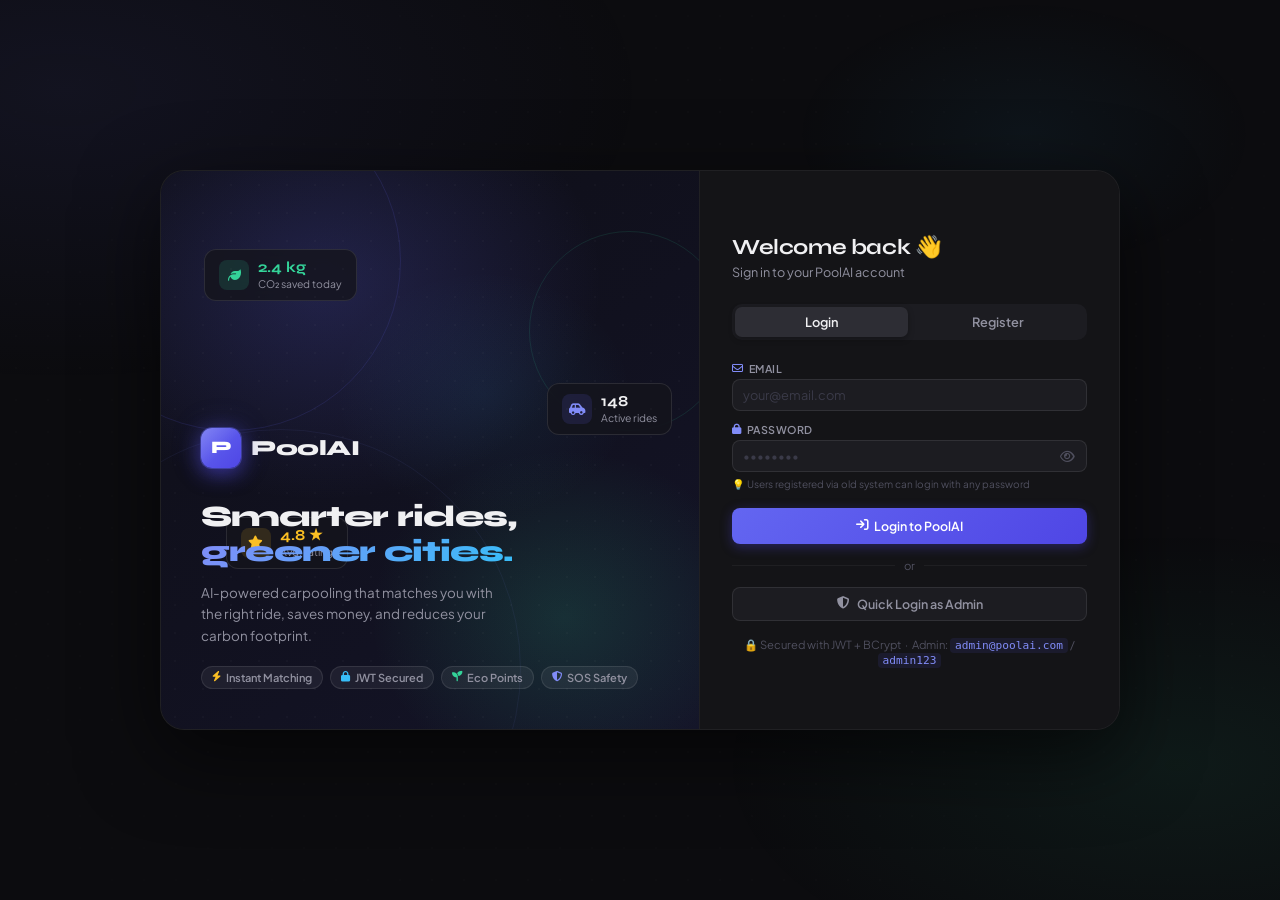
<file: src/main/resources/static/book.html>
<!DOCTYPE html>
<html lang="en">
<head>
<meta charset="UTF-8"><meta name="viewport" content="width=device-width,initial-scale=1">
<title>PoolAI — My Bookings</title>
<link rel="stylesheet" href="css/app.css">
<link rel="stylesheet" href="https://cdnjs.cloudflare.com/ajax/libs/font-awesome/6.5.0/css/all.min.css">
</head>
<body>
<div class="mesh"></div>
<div id="sb"></div>
<div class="main">
  <div id="tb"></div>
  <div class="page">
    <div class="ph">
      <div><h1>My Bookings 🎫</h1><p>All rides you've joined as a passenger — view status, pay, cancel.</p></div>
      <div class="ph-actions">
        <a href="find.html" class="btn btn-em"><i class="fa-solid fa-magnifying-glass"></i> Find New Ride</a>
      </div>
    </div>

    <!-- USER SELECT -->
    <div class="card" style="background:linear-gradient(135deg,rgba(99,102,241,0.06),rgba(129,140,248,0.03));border-color:rgba(99,102,241,0.2)">
      <div class="cb">
        <div class="fb" style="gap:12px;flex-wrap:wrap">
          <div style="flex:1;min-width:220px">
            <label class="flb mb2" style="display:block"><i class="fa-solid fa-user" style="color:var(--ind)"></i> Select Your Profile</label>
            <select id="riderSel" class="fsel"><option value="">Loading users...</option></select>
          </div>
          <button class="btn btn-pri" onclick="loadBookings()" style="align-self:flex-end;padding:8px 20px"><i class="fa-solid fa-search"></i> Load My Bookings</button>
        </div>
        <div id="riderInfo" style="display:none;margin-top:10px;padding:10px;background:var(--s3);border-radius:var(--r2)"></div>
      </div>
    </div>

    <div id="booksCont">
      <div class="card"><div class="cb"><div class="empty">
        <div class="ei" style="color:var(--ind)"><i class="fa-solid fa-ticket"></i></div>
        <h3>Select your profile above</h3>
        <p>Choose your user profile to see all your bookings</p>
      </div></div></div>
    </div>
  </div>
</div>

<script src="js/app.js"></script>
<script>
document.getElementById('sb').innerHTML=sidebar('book.html');
document.getElementById('tb').innerHTML=topbar('My Bookings');

document.addEventListener('DOMContentLoaded',async()=>{
  await populateUserSelect('riderSel','— Select your profile —','');
  document.getElementById('riderSel').addEventListener('change',function(){
    const info=document.getElementById('riderInfo');
    if(this.value){
      const opt=this.options[this.selectedIndex];
      info.style.display='block';
      info.innerHTML=`<div class="fc g2u"><i class="fa-solid fa-circle-check" style="color:var(--em)"></i><span class="fs1 fw6 ce">Profile loaded: ${opt.text}</span></div>`;
    }else info.style.display='none';
  });
});

async function loadBookings(){
  const uid=document.getElementById('riderSel').value;
  if(!uid){toast('Please select your profile first','err');return;}
  document.getElementById('booksCont').innerHTML=`<div class="card"><div class="cb" style="text-align:center;padding:40px"><div class="spin" style="margin:auto 0 12px"></div><p class="cm fs1">Loading your bookings...</p></div></div>`;
  const parts=await apiFetch(`/participation/user/${uid}`).then(r=>r.json()).then(j=>j.data??j).catch(()=>[]);
  const c=document.getElementById('booksCont');
  if(!parts.length){c.innerHTML=`<div class="card"><div class="cb"><div class="empty"><div class="ei"><i class="fa-solid fa-ticket-slash"></i></div><h3>No bookings yet</h3><p>Find and join rides to see your bookings here</p><a href="find.html" class="btn btn-pri btn-sm mt3">Find a Ride</a></div></div></div>`;return;}

  const totalSpend=parts.reduce((s,p)=>s+(p.ride?.pricePerSeat||0)*(p.seatsBooked||1),0);
  c.innerHTML=`
    <div class="sg" style="grid-template-columns:repeat(3,1fr)">
      <div class="sc"><div class="sc-ic" style="background:rgba(99,102,241,0.12);color:var(--ind)"><i class="fa-solid fa-ticket"></i></div><div class="sc-v">${parts.length}</div><div class="sc-l">Total Bookings</div></div>
      <div class="sc"><div class="sc-ic" style="background:rgba(52,211,153,0.12);color:var(--em)"><i class="fa-solid fa-circle-check"></i></div><div class="sc-v">${parts.filter(p=>p.status==='CONFIRMED').length}</div><div class="sc-l">Confirmed</div></div>
      <div class="sc"><div class="sc-ic" style="background:rgba(251,191,36,0.12);color:var(--amb)"><i class="fa-solid fa-indian-rupee-sign"></i></div><div class="sc-v">${fM(totalSpend)}</div><div class="sc-l">Total Spent</div></div>
    </div>
    <div style="display:grid;grid-template-columns:repeat(auto-fill,minmax(320px,1fr));gap:12px">
      ${parts.map(p=>{
        const r=p.ride||{};
        const isCancelled=p.status==='CANCELLED';
        return `<div class="rc" style="${isCancelled?'opacity:0.55':''}">
          <div class="fb mb2">
            <div class="fc g2u">
              <span style="background:var(--s3);border:1px solid var(--b1);padding:2px 8px;border-radius:6px;font-family:monospace;font-size:0.72rem;font-weight:700;color:var(--ind)">Booking #${p.id}</span>
              <span style="font-size:0.68rem;color:var(--t3)">Ride #${r.id||'—'}</span>
            </div>
            ${sbadge(p.status)}
          </div>
          <div class="rc-route">
            <div class="rc-loc"><div class="dot-a"></div><span class="fw6">${r.sourceLocation||'—'}</span></div>
            <div class="rc-line"></div>
            <div class="rc-loc"><div class="dot-b"></div><span class="fw6">${r.destinationLocation||'—'}</span></div>
          </div>
          <div class="rc-meta mt2">
            <span class="mt"><i class="fa-regular fa-calendar"></i>${r.rideDate||'—'}</span>
            <span class="mt"><i class="fa-regular fa-clock"></i>${fT(r.rideTime)}</span>
            <span class="mt"><i class="fa-solid fa-user-group"></i>${p.seatsBooked||1} seat(s)</span>
            ${r.pricePerSeat?`<span style="margin-left:auto;color:var(--em);font-weight:700">${fM(r.pricePerSeat*(p.seatsBooked||1))}</span>`:''}
          </div>
          ${r.user?`<div class="rc-drv mt2">
            <div class="uca" style="width:24px;height:24px;font-size:0.56rem;background:${gradFor(r.user.id||0)}">${ini(r.user.name)}</div>
            <div style="flex:1"><div class="fs0 cm">Driver</div><div class="fs1 fw6">${r.user.name}</div></div>
            ${r.user.phone?`<a href="tel:${r.user.phone}" class="btn btn-gh btn-xs"><i class="fa-solid fa-phone"></i></a>`:''}
          </div>`:''}
          ${!isCancelled?`<div class="rc-acts mt2">
            ${r.status==='COMPLETED'?`<a href="ratings.html" class="btn btn-amb btn-sm"><i class="fa-solid fa-star"></i> Rate Ride</a>`:''}
            <a href="payments.html" class="btn btn-em btn-sm"><i class="fa-solid fa-wallet"></i> Pay</a>
            <button class="btn btn-rose btn-sm" style="margin-left:auto" onclick="cancelBook(${p.id})"><i class="fa-solid fa-xmark"></i> Cancel</button>
          </div>`:''}
        </div>`;
      }).join('')}
    </div>`;
}

function cancelBook(id){
  if(!confirm('Cancel booking #'+id+'? This will restore the seat to the driver.'))return;
  apiFetch(`/participation/${id}/cancel`,{method:'PUT'})
    .then(()=>{toast('Booking cancelled. Seat restored to driver.','wrn');loadBookings();})
    .catch(()=>toast('Cancellation failed','err'));
}
</script>
</body>
</html>
</file>
<file: src/main/resources/static/css/app.css>
@import url('https://fonts.googleapis.com/css2?family=Plus+Jakarta+Sans:wght@300;400;500;600;700;800&family=Syne:wght@600;700;800&display=swap');

/* ══════════════════════════════════════════════
   POOLAI — UPGRADED DESIGN v4
   Warm graphite · Indigo · Emerald · Glass cards
══════════════════════════════════════════════ */
:root {
  /* Surfaces */
  --bg:  #0c0c0f;
  --s1:  #141417;
  --s2:  #1c1c21;
  --s3:  #242429;
  --s4:  #2d2d34;
  --s5:  #38383f;

  /* Borders */
  --b0: rgba(255,255,255,0.05);
  --b1: rgba(255,255,255,0.09);
  --b2: rgba(255,255,255,0.16);

  /* Brand — Indigo */
  --ind:  #818cf8;
  --ind2: #6366f1;
  --ind3: #4f46e5;
  --ind-g: rgba(129,140,248,0.14);

  /* Accent — Emerald */
  --em:  #34d399;
  --em2: #10b981;
  --em-g: rgba(52,211,153,0.13);

  /* Accent — Amber */
  --amb:  #fbbf24;
  --amb2: #f59e0b;

  /* Accent — Rose */
  --rose:  #fb7185;
  --rose2: #f43f5e;

  /* Accent — Sky */
  --sky:  #38bdf8;
  --sky2: #0ea5e9;

  /* Accent — Orange */
  --ora: #fb923c;

  /* Text */
  --t1: #f0f0f2;
  --t2: #9191a0;
  --t3: #4f4f5e;
  --t4: #3a3a48;

  /* Layout */
  --sw: 248px;
  --r:  12px;
  --r2: 8px;
  --r3: 18px;
  --tr: all 0.2s cubic-bezier(0.4,0,0.2,1);
  --sh: 0 8px 32px rgba(0,0,0,0.55);
  --sh2: 0 2px 12px rgba(0,0,0,0.4);

  /* Glass */
  --glass: rgba(20,20,23,0.75);
  --glass-border: rgba(255,255,255,0.07);
}

*,*::before,*::after { box-sizing:border-box; margin:0; padding:0; }
html { scroll-behavior:smooth; }
body {
  font-family:'Plus Jakarta Sans',sans-serif;
  background:var(--bg);
  color:var(--t1);
  display:flex;
  min-height:100vh;
  -webkit-font-smoothing:antialiased;
  overflow-x:hidden;
}

/* ── AMBIENT BACKGROUND ── */
.mesh {
  position:fixed; inset:0; pointer-events:none; z-index:0;
  background:
    radial-gradient(ellipse 70% 50% at 5% 10%, rgba(99,102,241,0.08) 0%, transparent 65%),
    radial-gradient(ellipse 55% 40% at 92% 85%, rgba(52,211,153,0.07) 0%, transparent 65%),
    radial-gradient(ellipse 40% 35% at 55% 50%, rgba(251,146,60,0.03) 0%, transparent 60%),
    radial-gradient(ellipse 30% 25% at 80% 15%, rgba(56,189,248,0.05) 0%, transparent 60%);
}
.mesh::after {
  content:'';
  position:absolute; inset:0;
  background-image: radial-gradient(circle, rgba(255,255,255,0.018) 1px, transparent 1px);
  background-size: 32px 32px;
  mask-image: radial-gradient(ellipse 80% 80% at 50% 50%, black 30%, transparent 100%);
}

/* ═══════════════ SIDEBAR ═══════════════ */
.sidebar {
  width:var(--sw); min-height:100vh;
  background:var(--s1);
  border-right:1px solid var(--b0);
  position:fixed; left:0; top:0; bottom:0;
  display:flex; flex-direction:column;
  z-index:200; overflow-y:auto;
  transition: transform 0.3s cubic-bezier(0.4,0,0.2,1);
}
.sidebar::after {
  content:''; position:absolute; top:0; right:0; bottom:0; width:1px;
  background: linear-gradient(to bottom, transparent, rgba(99,102,241,0.3) 40%, transparent);
  pointer-events:none;
}

.sb-logo {
  display:flex; align-items:center; gap:11px;
  padding:20px 16px 16px;
  border-bottom:1px solid var(--b0);
}
.logo-mark {
  width:34px; height:34px; border-radius:9px; flex-shrink:0;
  background:linear-gradient(135deg,var(--ind2),var(--ind3));
  display:flex; align-items:center; justify-content:center;
  font-family:'Syne',sans-serif; font-size:1rem; font-weight:800; color:#fff;
  box-shadow: 0 0 0 1px rgba(99,102,241,0.45), 0 4px 16px rgba(79,70,229,0.45), 0 0 24px rgba(99,102,241,0.2);
  position:relative; overflow:hidden;
}
.logo-mark::before {
  content:''; position:absolute; inset:0;
  background:linear-gradient(135deg, rgba(255,255,255,0.22) 0%, transparent 60%);
}
.logo-text { font-family:'Syne',sans-serif; font-weight:700; font-size:1rem; color:var(--t1); letter-spacing:-0.3px; }
.logo-sub { font-size:0.57rem; color:var(--t3); letter-spacing:1.5px; text-transform:uppercase; font-weight:600; margin-top:1px; }

.sb-nav { flex:1; padding:10px 8px; display:flex; flex-direction:column; gap:1px; }
.nav-sec {
  font-size:0.56rem; font-weight:700; letter-spacing:1.8px; text-transform:uppercase;
  color:var(--t4); padding:12px 10px 4px;
}

.nav-item {
  display:flex; align-items:center; gap:9px;
  padding:7px 10px; border-radius:var(--r2);
  color:var(--t3); text-decoration:none; font-size:0.8rem; font-weight:500;
  transition:var(--tr); position:relative; cursor:pointer;
}
.nav-item .ni { width:15px; text-align:center; font-size:0.78rem; flex-shrink:0; }
.nav-item:hover { background:var(--s2); color:var(--t2); }
.nav-item.active {
  background:linear-gradient(90deg,rgba(99,102,241,0.16),rgba(99,102,241,0.04));
  color:var(--ind);
}
.nav-item.active::before {
  content:''; position:absolute; left:0; top:20%; bottom:20%;
  width:2.5px; border-radius:2px;
  background:linear-gradient(to bottom,var(--ind2),var(--ind3));
  box-shadow: 0 0 8px rgba(99,102,241,0.6);
}
.nav-item .n-dot { width:4px; height:4px; border-radius:50%; background:var(--em); margin-left:auto; flex-shrink:0; box-shadow:0 0 6px var(--em); }

.sb-user {
  margin:6px 8px 10px;
  padding:9px 10px; border-radius:var(--r);
  background:var(--s2); border:1px solid var(--b0);
  display:flex; align-items:center; gap:9px; cursor:pointer;
  transition:var(--tr);
}
.sb-user:hover { border-color:var(--b1); background:var(--s3); }
.ua { width:28px; height:28px; border-radius:50%; flex-shrink:0; display:flex; align-items:center; justify-content:center; font-size:0.65rem; font-weight:700; color:#fff; background:linear-gradient(135deg,var(--ind2),var(--rose2)); }
.u-nm { font-size:0.77rem; font-weight:600; color:var(--t1); }
.u-rl { font-size:0.6rem; color:var(--em); display:flex; align-items:center; gap:3px; }
.u-rl::before { content:''; width:4px; height:4px; border-radius:50%; background:var(--em); box-shadow:0 0 4px var(--em); }

/* ═══════════════ MAIN ═══════════════ */
.main { margin-left:var(--sw); flex:1; min-height:100vh; position:relative; z-index:1; }

/* TOPBAR */
.topbar {
  position:sticky; top:0; z-index:100;
  background:rgba(12,12,15,0.88);
  backdrop-filter:blur(24px);
  border-bottom:1px solid var(--b0);
  height:50px; padding:0 20px;
  display:flex; align-items:center; gap:10px;
}
.topbar::after {
  content:''; position:absolute; bottom:0; left:0; right:0; height:1px;
  background:linear-gradient(to right, transparent, rgba(99,102,241,0.25) 40%, transparent);
}
.tb-title { font-family:'Plus Jakarta Sans',sans-serif; font-size:0.88rem; font-weight:700; color:var(--t1); flex:1; letter-spacing:-0.1px; }
.tb-search {
  display:flex; align-items:center; gap:7px;
  background:var(--s2); border:1px solid var(--b0);
  border-radius:40px; padding:5px 13px;
  flex:1; max-width:260px; transition:var(--tr);
}
.tb-search:focus-within { border-color:rgba(99,102,241,0.45); box-shadow:0 0 0 3px rgba(99,102,241,0.1); }
.tb-search i { color:var(--t3); font-size:0.74rem; }
.tb-search input { background:none; border:none; outline:none; color:var(--t1); font-size:0.8rem; font-family:inherit; flex:1; }
.tb-search input::placeholder { color:var(--t3); }
.tb-btn {
  width:32px; height:32px; border-radius:8px;
  background:var(--s2); border:1px solid var(--b0);
  display:flex; align-items:center; justify-content:center;
  cursor:pointer; transition:var(--tr); color:var(--t3); font-size:0.76rem; position:relative;
}
.tb-btn:hover { background:var(--s3); border-color:var(--b1); color:var(--t1); transform:translateY(-1px); }
.n-dot-abs { position:absolute; top:5px; right:5px; width:5px; height:5px; border-radius:50%; background:var(--rose); border:1.5px solid var(--bg); box-shadow:0 0 5px var(--rose2); }

/* PAGE */
.page { padding:14px 20px; display:flex; flex-direction:column; gap:12px; }
.ph { display:flex; align-items:flex-start; justify-content:space-between; gap:14px; flex-wrap:wrap; }
.ph h1 { font-family:'Plus Jakarta Sans',sans-serif; font-size:1.25rem; font-weight:700; color:var(--t1); line-height:1.2; letter-spacing:-0.3px; }
.ph p { color:var(--t2); font-size:0.8rem; margin-top:3px; }
.ph-actions { display:flex; gap:8px; align-items:center; flex-wrap:wrap; }

/* ═══════════════ STAT CARDS ═══════════════ */
.sg { display:grid; grid-template-columns:repeat(auto-fit,minmax(148px,1fr)); gap:10px; }
.sc {
  background:var(--s1); border:1px solid var(--b0); border-radius:var(--r);
  padding:12px 13px; transition:var(--tr); position:relative; overflow:hidden; cursor:default;
}
.sc::before {
  content:''; position:absolute; inset:0;
  background:linear-gradient(135deg,rgba(255,255,255,0.025) 0%,transparent 60%);
  pointer-events:none;
}
.sc:hover { border-color:var(--b1); transform:translateY(-2px); box-shadow:0 6px 24px rgba(0,0,0,0.4); }
.sc-ic { width:30px; height:30px; border-radius:8px; display:flex; align-items:center; justify-content:center; font-size:0.78rem; margin-bottom:8px; }
.sc-v { font-size:1.22rem; font-weight:700; line-height:1; color:var(--t1); font-family:'Plus Jakarta Sans',sans-serif; letter-spacing:-0.5px; font-variant-numeric:tabular-nums; }
.sc-l { font-size:0.67rem; color:var(--t2); margin-top:3px; font-weight:500; }
.sc-tr { font-size:0.63rem; margin-top:5px; display:flex; align-items:center; gap:3px; font-weight:600; }
.sc-tr.up { color:var(--em); } .sc-tr.nt { color:var(--t3); }

/* ═══════════════ CARD ═══════════════ */
.card {
  background:var(--s1); border:1px solid var(--b0); border-radius:var(--r);
  overflow:hidden; transition:border-color 0.2s;
}
.card:hover { border-color:var(--b1); }
.ch { display:flex; align-items:center; justify-content:space-between; padding:11px 14px; border-bottom:1px solid var(--b0); gap:10px; flex-wrap:wrap; }
.ch h3 { font-size:0.82rem; font-weight:600; display:flex; align-items:center; gap:6px; }
.ch h3 i { color:var(--ind); font-size:0.78rem; }
.cb { padding:12px 14px; }

/* ═══════════════ BUTTONS ═══════════════ */
.btn {
  display:inline-flex; align-items:center; gap:6px;
  padding:7px 13px; border-radius:var(--r2);
  font-size:0.78rem; font-weight:600; font-family:inherit;
  cursor:pointer; border:none; text-decoration:none;
  transition:var(--tr); white-space:nowrap; flex-shrink:0;
}
.btn:active { transform:scale(0.97); }
.btn-pri {
  background:linear-gradient(135deg,var(--ind2),var(--ind3));
  color:#fff;
  box-shadow:0 3px 12px rgba(79,70,229,0.35);
}
.btn-pri:hover { transform:translateY(-1px); box-shadow:0 5px 18px rgba(79,70,229,0.5); filter:brightness(1.08); }
.btn-em {
  background:linear-gradient(135deg,var(--em2),#059669);
  color:#fff;
  box-shadow:0 3px 12px rgba(16,185,129,0.3);
}
.btn-em:hover { transform:translateY(-1px); box-shadow:0 5px 18px rgba(16,185,129,0.45); filter:brightness(1.08); }
.btn-rose { background:linear-gradient(135deg,var(--rose2),#e11d48); color:#fff; box-shadow:0 3px 12px rgba(244,63,94,0.3); }
.btn-rose:hover { transform:translateY(-1px); filter:brightness(1.08); }
.btn-sec { background:var(--s3); border:1px solid var(--b1); color:var(--t1); }
.btn-sec:hover { background:var(--s4); border-color:var(--b2); transform:translateY(-1px); }
.btn-gh { background:transparent; border:1px solid var(--b1); color:var(--t2); }
.btn-gh:hover { border-color:var(--b2); color:var(--t1); background:var(--s2); }
.btn-sm { padding:4px 9px; font-size:0.72rem; border-radius:6px; }
.btn-xs { padding:2px 7px; font-size:0.66rem; border-radius:5px; }
.btn-ic { width:30px; height:30px; padding:0; justify-content:center; border-radius:8px; flex-shrink:0; }
.btn-ics { width:26px; height:26px; padding:0; justify-content:center; border-radius:6px; }
.w-full { width:100%; justify-content:center; }

/* ═══════════════ BADGES ═══════════════ */
.badge {
  display:inline-flex; align-items:center; gap:3px;
  padding:2px 7px; border-radius:20px;
  font-size:0.61rem; font-weight:700; letter-spacing:0.4px; text-transform:uppercase;
}
.b-p { background:rgba(251,146,60,0.1); color:var(--ora); border:1px solid rgba(251,146,60,0.2); }
.b-a { background:rgba(56,189,248,0.1); color:var(--sky); border:1px solid rgba(56,189,248,0.2); }
.b-o { background:rgba(129,140,248,0.1); color:var(--ind); border:1px solid rgba(129,140,248,0.2); }
.b-c { background:rgba(52,211,153,0.1); color:var(--em); border:1px solid rgba(52,211,153,0.2); }
.b-x { background:rgba(251,113,133,0.08); color:var(--rose); border:1px solid rgba(251,113,133,0.16); }
.b-cf { background:rgba(52,211,153,0.1); color:var(--em); border:1px solid rgba(52,211,153,0.2); }
.b-i { background:rgba(129,140,248,0.1); color:var(--ind); }
.chip { display:inline-flex; align-items:center; gap:4px; padding:2px 7px; border-radius:6px; font-size:0.67rem; font-weight:500; background:var(--s3); color:var(--t2); border:1px solid var(--b0); }

/* ═══════════════ USER CARD ═══════════════ */
.uc { background:var(--s1); border:1px solid var(--b0); border-radius:var(--r); padding:11px; display:flex; align-items:center; gap:10px; transition:var(--tr); }
.uc:hover { border-color:var(--b1); background:var(--s2); }
.uca { width:38px; height:38px; border-radius:50%; flex-shrink:0; display:flex; align-items:center; justify-content:center; font-size:0.8rem; font-weight:700; color:#fff; position:relative; }
.vbdg { position:absolute; bottom:-1px; right:-1px; width:12px; height:12px; border-radius:50%; background:var(--em); border:2px solid var(--s1); display:flex; align-items:center; justify-content:center; font-size:0.4rem; color:#022c22; box-shadow:0 0 6px rgba(52,211,153,0.5); }
.uc-info { flex:1; min-width:0; }
.uc-name { font-size:0.84rem; font-weight:600; white-space:nowrap; overflow:hidden; text-overflow:ellipsis; }
.uc-det { font-size:0.7rem; color:var(--t2); margin-top:2px; }
.uc-tags { display:flex; gap:5px; flex-wrap:wrap; margin-top:4px; }
.uc-acts { display:flex; gap:5px; flex-shrink:0; }
.sr { display:inline-flex; gap:2px; }
.sr i { font-size:0.63rem; color:var(--amb); }
.sr .e { color:var(--s5); }

/* ═══════════════ FORMS ═══════════════ */
.fg { display:grid; grid-template-columns:repeat(auto-fit,minmax(190px,1fr)); gap:10px; }
.fgr { display:flex; flex-direction:column; gap:4px; }
.flb { font-size:0.67rem; font-weight:600; color:var(--t2); text-transform:uppercase; letter-spacing:0.5px; display:flex; align-items:center; gap:5px; }
.fi, .fsel, .fta {
  background:var(--s2); border:1px solid var(--b1);
  border-radius:var(--r2); padding:7px 10px;
  color:var(--t1); font-family:inherit; font-size:0.8rem;
  outline:none; transition:var(--tr); width:100%;
}
.fi:focus, .fsel:focus, .fta:focus {
  border-color:rgba(99,102,241,0.5);
  box-shadow:0 0 0 3px rgba(99,102,241,0.1);
  background:var(--s3);
}
.fi::placeholder, .fta::placeholder { color:var(--t4); }
.fsel option { background:var(--s3); }
.fta { resize:vertical; min-height:66px; }

/* TOGGLE */
.tw { display:flex; align-items:center; gap:8px; }
.tgl { position:relative; width:34px; height:19px; flex-shrink:0; }
.tgl input { opacity:0; width:0; height:0; }
.tsl { position:absolute; cursor:pointer; inset:0; background:var(--s4); border-radius:20px; transition:var(--tr); border:1px solid var(--b1); }
.tsl::before { content:''; position:absolute; height:12px; width:12px; border-radius:50%; left:3px; bottom:3px; background:var(--t3); transition:var(--tr); }
.tgl input:checked + .tsl { background:var(--em2); border-color:var(--em2); box-shadow:0 0 8px rgba(16,185,129,0.4); }
.tgl input:checked + .tsl::before { transform:translateX(14px); background:#fff; }
.tlb { font-size:0.77rem; color:var(--t2); font-weight:500; }

/* ═══════════════ TABLE ═══════════════ */
.tbl { width:100%; border-collapse:collapse; }
.tbl th { text-align:left; padding:7px 11px; font-size:0.61rem; font-weight:700; letter-spacing:1px; text-transform:uppercase; color:var(--t3); border-bottom:1px solid var(--b0); white-space:nowrap; }
.tbl td { padding:8px 11px; border-bottom:1px solid rgba(255,255,255,0.025); font-size:0.79rem; vertical-align:middle; }
.tbl tr:last-child td { border-bottom:none; }
.tbl tr:hover td { background:rgba(255,255,255,0.013); }
.tw-wrap { overflow-x:auto; }

/* ═══════════════ MODAL ═══════════════ */
.ov { position:fixed; inset:0; background:rgba(0,0,0,0.85); backdrop-filter:blur(10px); z-index:1000; display:none; align-items:center; justify-content:center; padding:16px; }
.ov.open { display:flex; animation:fadein 0.15s ease; }
.modal { background:var(--s2); border:1px solid var(--b1); border-radius:var(--r3); padding:22px; width:100%; max-width:510px; max-height:92vh; overflow-y:auto; animation:slideup 0.2s cubic-bezier(0.4,0,0.2,1); }
.mh { display:flex; align-items:center; justify-content:space-between; margin-bottom:16px; }
.mh h3 { font-size:0.95rem; font-weight:700; display:flex; align-items:center; gap:7px; font-family:'Plus Jakarta Sans',sans-serif; }
.mcl { background:none; border:none; color:var(--t2); font-size:1rem; cursor:pointer; width:26px; height:26px; border-radius:6px; display:flex; align-items:center; justify-content:center; transition:var(--tr); }
.mcl:hover { background:rgba(251,113,133,0.12); color:var(--rose); }
.mf { display:flex; gap:10px; justify-content:flex-end; margin-top:16px; padding-top:13px; border-top:1px solid var(--b0); }

/* ═══════════════ TOAST ═══════════════ */
.ts-shelf { position:fixed; bottom:18px; right:18px; z-index:9999; display:flex; flex-direction:column; gap:6px; }
.t-toast { display:flex; align-items:center; gap:9px; background:var(--s3); border:1px solid var(--b1); border-radius:10px; padding:9px 13px; font-size:0.79rem; font-weight:500; box-shadow:var(--sh); min-width:230px; max-width:320px; animation:tst 0.3s cubic-bezier(0.4,0,0.2,1); }
.t-ok  { border-left:3px solid var(--em);  } .t-ok  .ti { color:var(--em); }
.t-err { border-left:3px solid var(--rose); } .t-err .ti { color:var(--rose); }
.t-inf { border-left:3px solid var(--ind);  } .t-inf .ti { color:var(--ind); }
.t-wrn { border-left:3px solid var(--amb);  } .t-wrn .ti { color:var(--amb); }

/* ═══════════════ MISC ═══════════════ */
#map { height:240px; border-radius:var(--r); overflow:hidden; border:1px solid var(--b0); }

.empty { display:flex; flex-direction:column; align-items:center; justify-content:center; padding:42px 20px; gap:9px; text-align:center; }
.ei { font-size:2rem; opacity:0.16; }
.empty h3 { font-size:0.9rem; font-weight:600; }
.empty p { font-size:0.78rem; color:var(--t2); }

.spin { width:26px; height:26px; border:2.5px solid var(--b1); border-top-color:var(--ind); border-radius:50%; animation:rot 0.7s linear infinite; margin:auto; }
@keyframes rot { to { transform:rotate(360deg); } }

.tabs { display:flex; border-bottom:1px solid var(--b0); gap:0; margin-bottom:14px; }
.tab { padding:7px 14px; font-size:0.79rem; font-weight:600; color:var(--t2); border:none; background:none; cursor:pointer; border-bottom:2px solid transparent; margin-bottom:-1px; transition:var(--tr); }
.tab:hover { color:var(--t1); }
.tab.active { color:var(--ind); border-bottom-color:var(--ind); }

.frow { display:flex; gap:6px; flex-wrap:wrap; align-items:center; }
.fpill { padding:4px 11px; border-radius:20px; font-size:0.71rem; font-weight:600; cursor:pointer; transition:var(--tr); border:1px solid var(--b0); color:var(--t2); background:var(--s1); }
.fpill:hover, .fpill.on { background:rgba(99,102,241,0.12); color:var(--ind); border-color:rgba(99,102,241,0.3); }

.lbr { display:flex; align-items:center; gap:9px; padding:7px 0; border-bottom:1px solid var(--b0); }
.lbrank { width:20px; text-align:center; font-size:0.74rem; font-weight:800; color:var(--t3); }
.gold { color:var(--amb); text-shadow:0 0 8px rgba(251,191,36,0.5); }
.silver { color:#a1a1aa; }
.bronze { color:var(--ora); }
.lbname { flex:1; font-size:0.8rem; font-weight:600; }
.lbpts { font-size:0.79rem; font-weight:700; color:var(--em); }

.tl { display:flex; flex-direction:column; padding-left:4px; }
.tli { display:flex; gap:10px; padding-bottom:11px; position:relative; }
.tli::before { content:''; position:absolute; left:7px; top:17px; bottom:0; width:1px; background:var(--b0); }
.tli:last-child::before { display:none; }
.tldot { width:16px; height:16px; border-radius:50%; border:1.5px solid var(--b1); flex-shrink:0; display:flex; align-items:center; justify-content:center; font-size:0.46rem; z-index:1; background:var(--s2); }
.tlt { font-size:0.79rem; font-weight:600; } .tls { font-size:0.69rem; color:var(--t2); margin-top:2px; }

/* ═══════════════ GRIDS ═══════════════ */
.g2  { display:grid; grid-template-columns:1fr 1fr; gap:12px; }
.g3  { display:grid; grid-template-columns:1fr 1fr 1fr; gap:12px; }
.gsp { display:grid; grid-template-columns:1.4fr 1fr; gap:12px; }
@media(max-width:1100px) { .g3 { grid-template-columns:1fr 1fr; } .gsp { grid-template-columns:1fr; } }
@media(max-width:768px)  { .g2,.g3,.gsp { grid-template-columns:1fr; } .sidebar { transform:translateX(-100%); } .main { margin-left:0; } }

/* SCROLLBAR */
::-webkit-scrollbar { width:4px; height:4px; }
::-webkit-scrollbar-track { background:transparent; }
::-webkit-scrollbar-thumb { background:var(--s5); border-radius:10px; }

/* UTILS */
.div { height:1px; background:var(--b0); margin:12px 0; }
.flex { display:flex; } .fc { display:flex; align-items:center; } .fb { display:flex; align-items:center; justify-content:space-between; }
.g1 { gap:4px; } .g2u { gap:8px; } .g3u { gap:12px; } .g4 { gap:16px; }
.mt2 { margin-top:8px; } .mt3 { margin-top:12px; } .mt4 { margin-top:16px; }
.mb2 { margin-bottom:8px; } .mb3 { margin-bottom:12px; }
.w100 { width:100%; } .fw6 { font-weight:600; } .fw7 { font-weight:700; } .fw8 { font-weight:800; }
.fs1 { font-size:0.78rem; } .fs0 { font-size:0.7rem; }
.cm { color:var(--t2); } .ci { color:var(--ind); } .ce { color:var(--em); } .cr { color:var(--rose); } .ca { color:var(--amb); }

/* ANIMATIONS */
@keyframes fadein  { from { opacity:0; } to { opacity:1; } }
@keyframes slideup { from { transform:translateY(12px); opacity:0; } to { transform:translateY(0); opacity:1; } }
@keyframes tst     { from { transform:translateX(110%); opacity:0; } to { transform:translateX(0); opacity:1; } }
@keyframes pulse   { 0%,100% { opacity:1; } 50% { opacity:0.45; } }
.pls { animation:pulse 2s ease-in-out infinite; }

/* ═══════════════ NOTIFICATIONS ═══════════════ */
.notif-item { display:flex;align-items:flex-start;gap:10px;padding:10px 13px;background:var(--s1);border:1px solid var(--b0);border-radius:var(--r);transition:var(--tr);cursor:pointer; }
.notif-item:hover { border-color:var(--b1);background:var(--s2); }
.notif-item.unread { border-left:3px solid var(--ind);background:rgba(99,102,241,0.04); }
.notif-icon { width:32px;height:32px;border-radius:9px;flex-shrink:0;display:flex;align-items:center;justify-content:center;font-size:0.82rem; }
.ni-SYSTEM     { background:rgba(99,102,241,0.12);color:var(--ind); }
.ni-RIDE_BOOKED{ background:rgba(52,211,153,0.12);color:var(--em); }
.ni-PAYMENT    { background:rgba(251,191,36,0.12);color:var(--amb); }
.ni-ECO        { background:rgba(52,211,153,0.12);color:var(--em); }
.ni-RATING     { background:rgba(251,191,36,0.12);color:var(--amb); }
.ni-SOS        { background:rgba(251,113,133,0.12);color:var(--rose); }

/* ═══════════════ VEHICLE CARDS ═══════════════ */
.vc-card { background:var(--s1);border:1px solid var(--b0);border-radius:var(--r);padding:13px;transition:var(--tr); }
.vc-card:hover { border-color:var(--b1); }
.vc-icon { width:40px;height:40px;border-radius:10px;display:flex;align-items:center;justify-content:center;font-size:0.95rem;flex-shrink:0; }

/* ═══════════════ SCHEDULE CARDS ═══════════════ */
.sc-card { background:var(--s1);border:1px solid var(--b0);border-radius:var(--r);padding:13px;transition:var(--tr); }
.sc-card.on { border-color:rgba(52,211,153,0.22); }
.sc-card:hover { border-color:var(--b1); }
.day-tag { display:inline-flex;align-items:center;justify-content:center;padding:2px 6px;border-radius:4px;font-size:0.61rem;font-weight:700;background:rgba(99,102,241,0.12);color:var(--ind);border:1px solid rgba(99,102,241,0.22); }
.day-tag.off { background:var(--s3);color:var(--t3);border-color:var(--b0); }

/* SOS */
@keyframes sosPulse { 0%,100%{box-shadow:0 0 0 0 rgba(251,113,133,0.7)} 50%{box-shadow:0 0 0 7px rgba(251,113,133,0)} }
.sos-pulse { animation:sosPulse 1.4s ease-in-out infinite; }

/* Admin quick action */
.qa-grid { display:grid;grid-template-columns:1fr 1fr;gap:7px; }
.qa-btn { display:flex;flex-direction:column;align-items:center;gap:5px;padding:10px 6px;background:var(--s2);border:1px solid var(--b0);border-radius:var(--r2);text-decoration:none;transition:var(--tr);color:var(--t2);font-size:0.71rem;font-weight:600;cursor:pointer; }
.qa-btn:hover { background:var(--s3);border-color:var(--b1);color:var(--t1);transform:translateY(-1px); }
.qa-btn i { font-size:1rem; }

/* Canvas constraint */
canvas { max-height:160px; }
#sChart,#adDonut { max-height:140px;max-width:140px; }

/* ═══════════════ RIDE CARDS ═══════════════ */
.rc {
  background: var(--s1);
  border: 1px solid var(--b0);
  border-radius: var(--r3);
  padding: 15px 16px;
  margin-bottom: 10px;
  transition: var(--tr);
  position: relative;
  overflow: hidden;
  cursor: default;
}
.rc::before {
  content: '';
  position: absolute; inset: 0;
  background: linear-gradient(135deg, rgba(255,255,255,0.018) 0%, transparent 55%);
  pointer-events: none;
}
.rc:hover {
  border-color: var(--b2);
  transform: translateY(-2px);
  box-shadow: 0 8px 28px rgba(0,0,0,0.45);
}
.rc.top {
  border-color: rgba(52,211,153,0.28);
  background: linear-gradient(135deg, rgba(52,211,153,0.04) 0%, var(--s1) 60%);
}
.rc.top::after {
  content: '✦ TOP MATCH';
  position: absolute; top: 0; right: 0;
  font-size: 0.52rem; font-weight: 800; letter-spacing: 1.2px;
  background: linear-gradient(90deg, var(--em2), #059669);
  color: #fff; padding: 3px 9px 3px 10px;
  border-bottom-left-radius: 10px;
  border-top-right-radius: var(--r3);
}

/* Route display */
.rc-route {
  display: flex;
  flex-direction: column;
  gap: 4px;
  padding: 2px 0;
}
.rc-loc {
  display: flex;
  align-items: center;
  gap: 9px;
  font-size: 0.86rem;
  color: var(--t1);
}
.rc-line {
  width: 1.5px;
  height: 18px;
  background: linear-gradient(to bottom, var(--ind2), var(--em2));
  margin-left: 6px;
  opacity: 0.5;
  border-radius: 2px;
}
.dot-a, .dot-b {
  width: 13px; height: 13px;
  border-radius: 50%;
  flex-shrink: 0;
  position: relative;
}
.dot-a {
  background: radial-gradient(circle, var(--ind) 40%, rgba(99,102,241,0.3) 70%);
  box-shadow: 0 0 8px rgba(99,102,241,0.5);
}
.dot-b {
  background: radial-gradient(circle, var(--em) 40%, rgba(52,211,153,0.3) 70%);
  box-shadow: 0 0 8px rgba(52,211,153,0.5);
}

/* Meta pills row */
.rc-meta {
  display: flex;
  flex-wrap: wrap;
  align-items: center;
  gap: 6px;
  margin: 10px 0 8px;
}
.mt {
  display: inline-flex;
  align-items: center;
  gap: 4px;
  font-size: 0.72rem;
  font-weight: 500;
  color: var(--t2);
  background: var(--s3);
  border: 1px solid var(--b0);
  border-radius: 20px;
  padding: 3px 9px;
  white-space: nowrap;
}
.mt i { font-size: 0.68rem; color: var(--t3); }

/* Driver row */
.rc-drv {
  display: flex;
  align-items: center;
  gap: 9px;
  padding: 9px 11px;
  background: var(--s2);
  border: 1px solid var(--b0);
  border-radius: var(--r2);
  margin: 8px 0;
}

/* Price */
.price-big {
  font-size: 1.18rem;
  font-weight: 800;
  color: var(--t1);
  letter-spacing: -0.5px;
  font-variant-numeric: tabular-nums;
  line-height: 1;
}
.price-lbl {
  font-size: 0.62rem;
  color: var(--t3);
  font-weight: 500;
  text-align: right;
  margin-top: 2px;
}

/* AI score bar */
.ai-wrap {
  margin-top: 10px;
  padding-top: 10px;
  border-top: 1px solid var(--b0);
}
.ai-top {
  display: flex;
  align-items: center;
  justify-content: space-between;
  margin-bottom: 6px;
}
.ai-pill {
  font-size: 0.66rem;
  font-weight: 700;
  padding: 2px 8px;
  border-radius: 20px;
  letter-spacing: 0.3px;
}
.ai-ex { background: rgba(52,211,153,0.14); color: var(--em); border: 1px solid rgba(52,211,153,0.3); }
.ai-gt { background: rgba(129,140,248,0.14); color: var(--ind); border: 1px solid rgba(129,140,248,0.3); }
.ai-gd { background: rgba(251,191,36,0.14); color: var(--amb); border: 1px solid rgba(251,191,36,0.3); }
.ai-lo { background: rgba(251,113,133,0.1); color: var(--rose); border: 1px solid rgba(251,113,133,0.2); }

.ai-bar {
  height: 4px;
  background: var(--s4);
  border-radius: 10px;
  overflow: hidden;
}
.ai-fill {
  height: 100%;
  border-radius: 10px;
  transition: width 0.6s cubic-bezier(0.4, 0, 0.2, 1);
  position: relative;
}
.ai-fill::after {
  content: '';
  position: absolute;
  right: 0; top: 0; bottom: 0;
  width: 24px;
  background: linear-gradient(to right, transparent, rgba(255,255,255,0.35));
  border-radius: 10px;
}

/* Action row */
.rc-acts {
  display: flex;
  gap: 8px;
  margin-top: 11px;
  padding-top: 11px;
  border-top: 1px solid var(--b0);
  flex-wrap: wrap;
}

/* ═══════════════ MY RIDES DRIVER CARD ═══════════════ */
.dr-card {
  background: var(--s1);
  border: 1px solid var(--b0);
  border-radius: var(--r3);
  padding: 16px;
  margin-bottom: 10px;
  transition: var(--tr);
  position: relative;
  overflow: hidden;
}
.dr-card:hover { border-color: var(--b1); transform: translateY(-1px); box-shadow: var(--sh2); }
.dr-card::before {
  content: '';
  position: absolute; top: 0; left: 0; right: 0; height: 2px;
  background: linear-gradient(90deg, var(--ind2), var(--em2));
  opacity: 0.6;
}
.dr-header {
  display: flex;
  align-items: center;
  justify-content: space-between;
  margin-bottom: 12px;
  gap: 8px;
  flex-wrap: wrap;
}
.dr-id {
  background: var(--s3);
  border: 1px solid var(--b1);
  padding: 3px 9px;
  border-radius: 7px;
  font-family: monospace;
  font-size: 0.76rem;
  font-weight: 700;
  color: var(--em);
}
.dr-acts {
  display: flex;
  gap: 7px;
  margin-top: 12px;
  padding-top: 12px;
  border-top: 1px solid var(--b0);
  flex-wrap: wrap;
}
</file>
